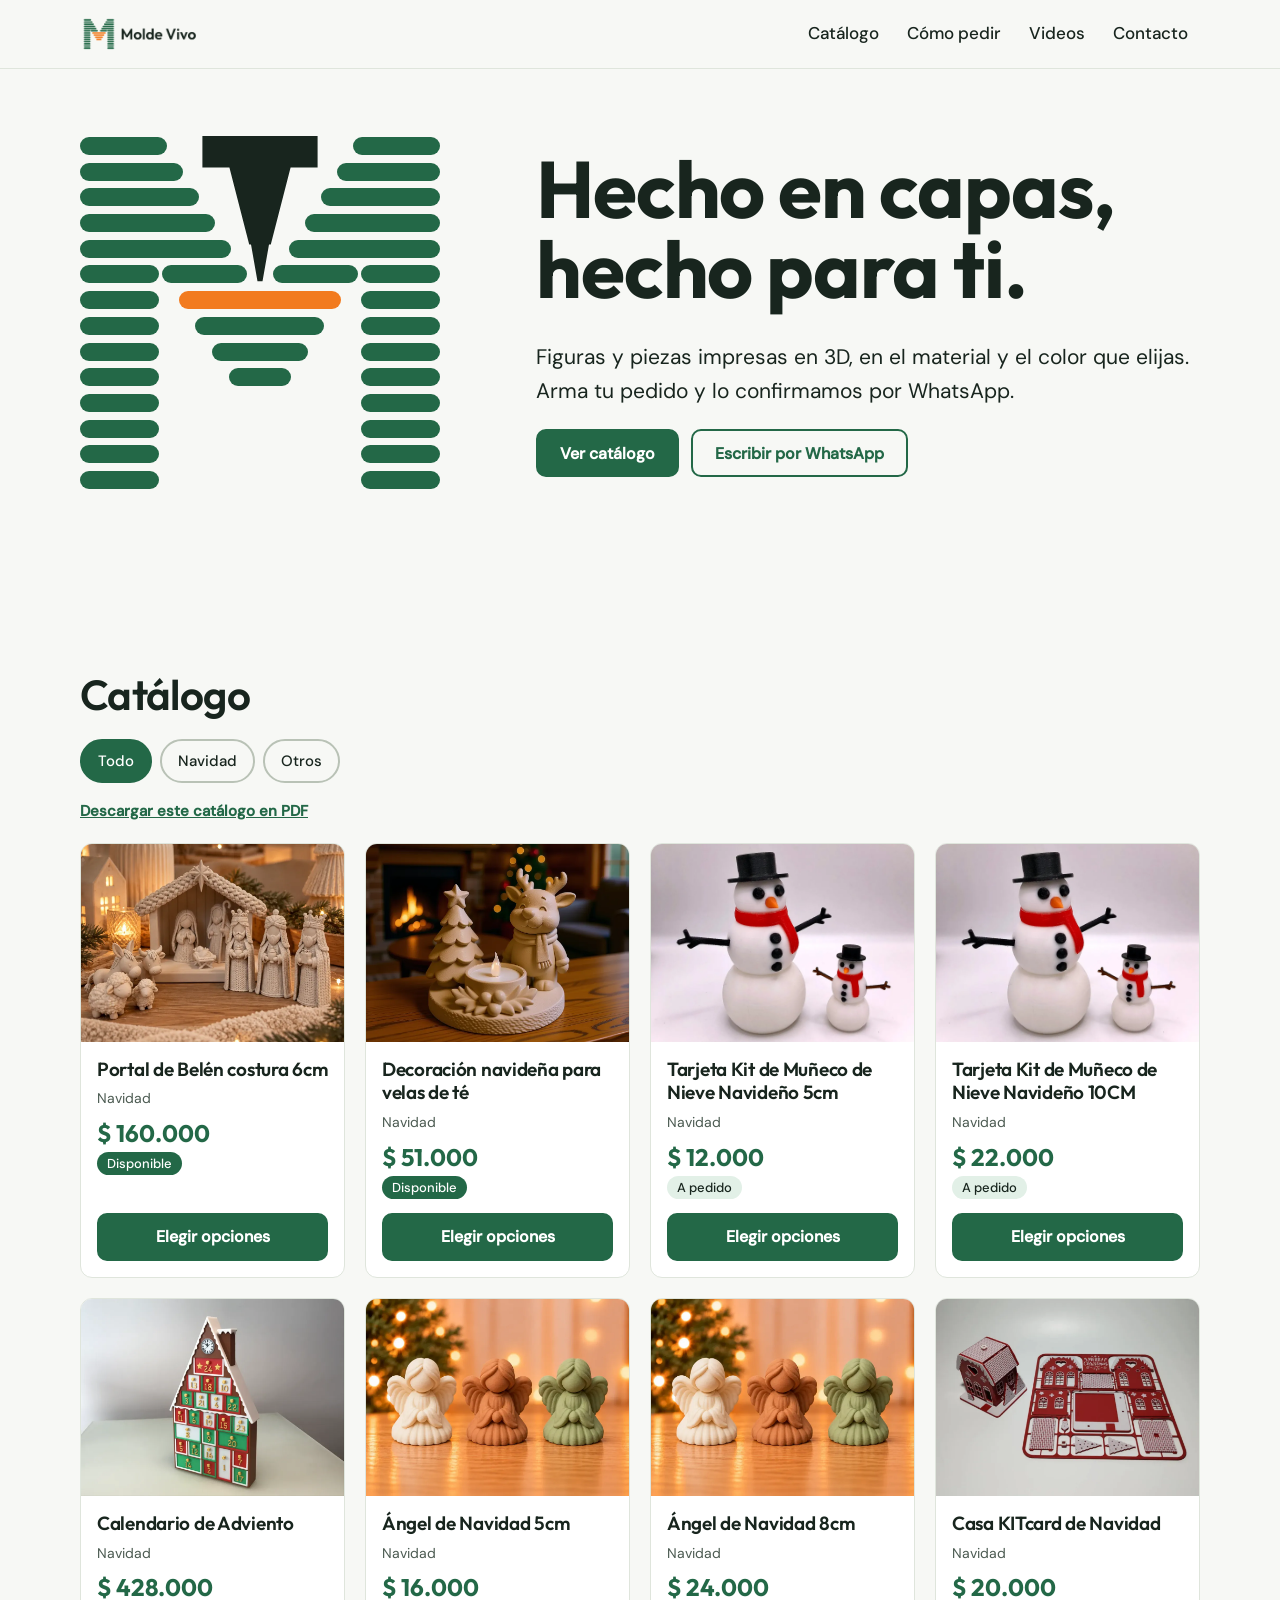
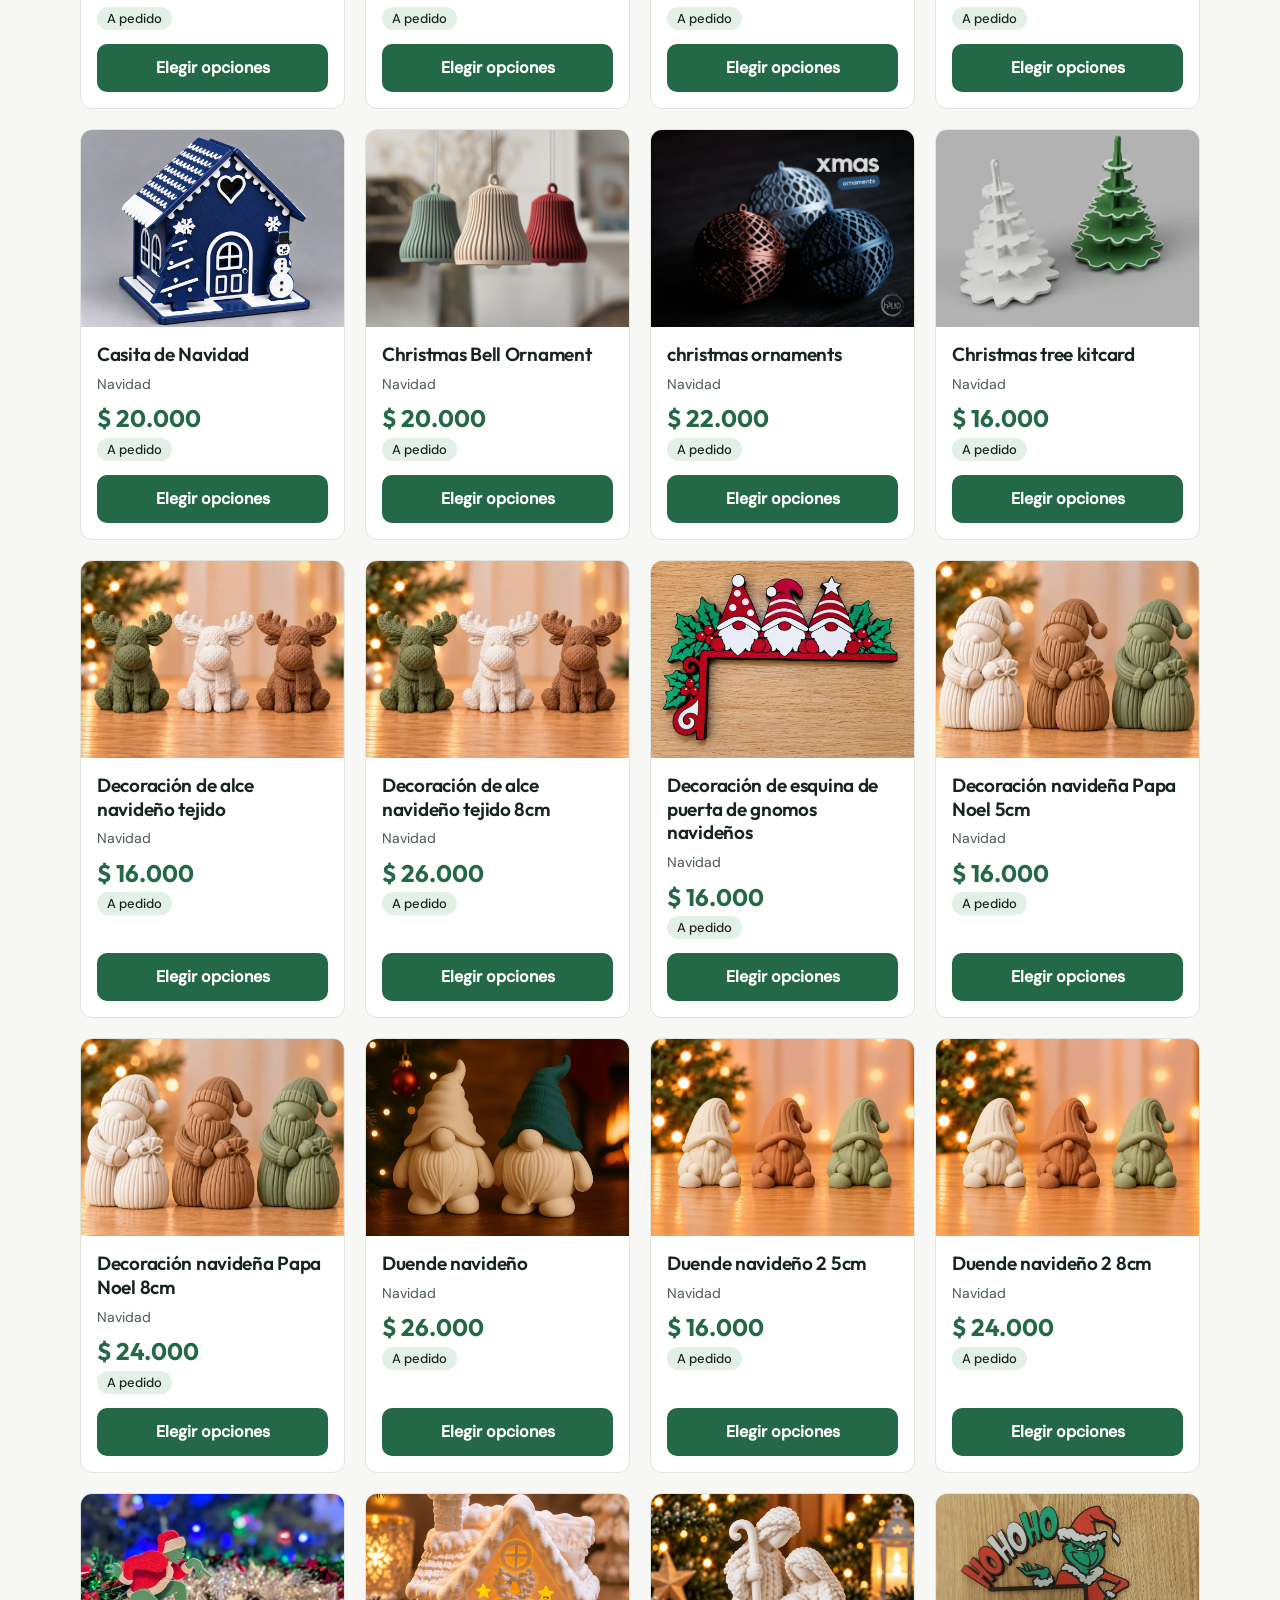
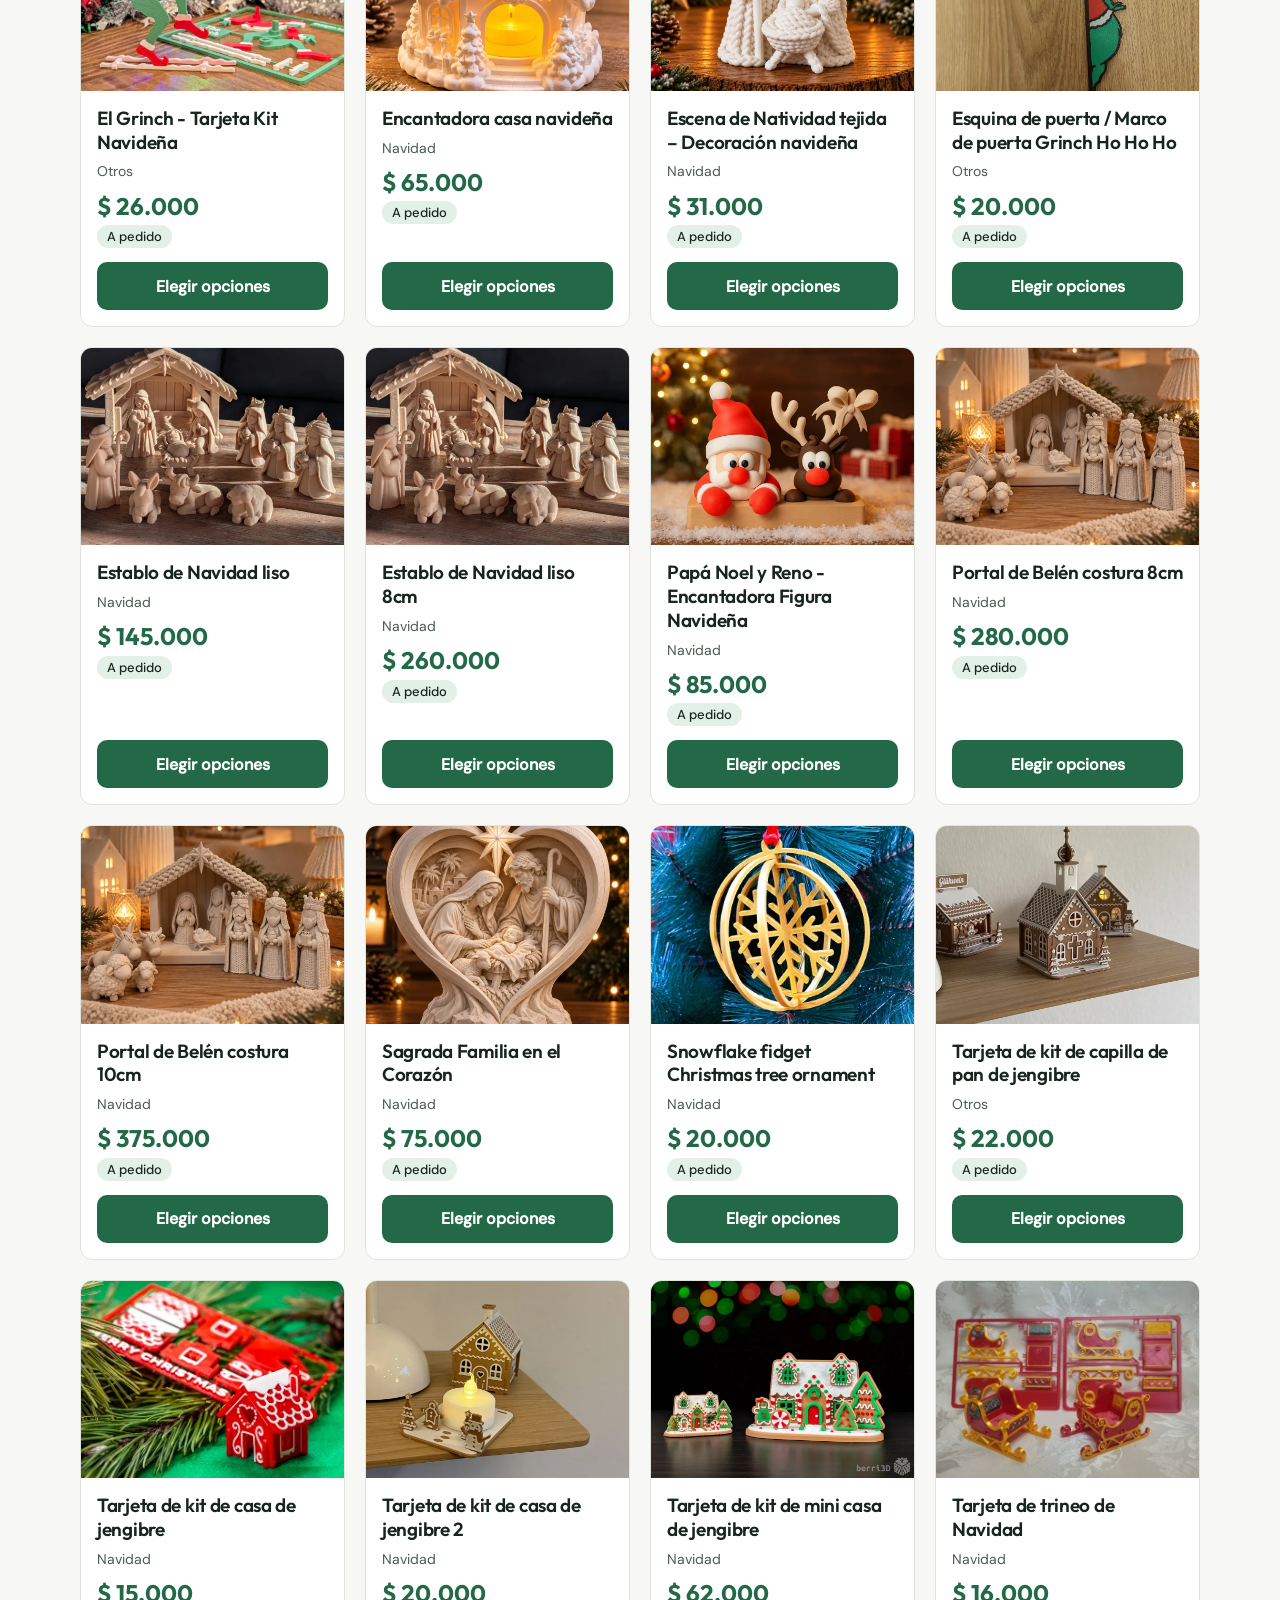
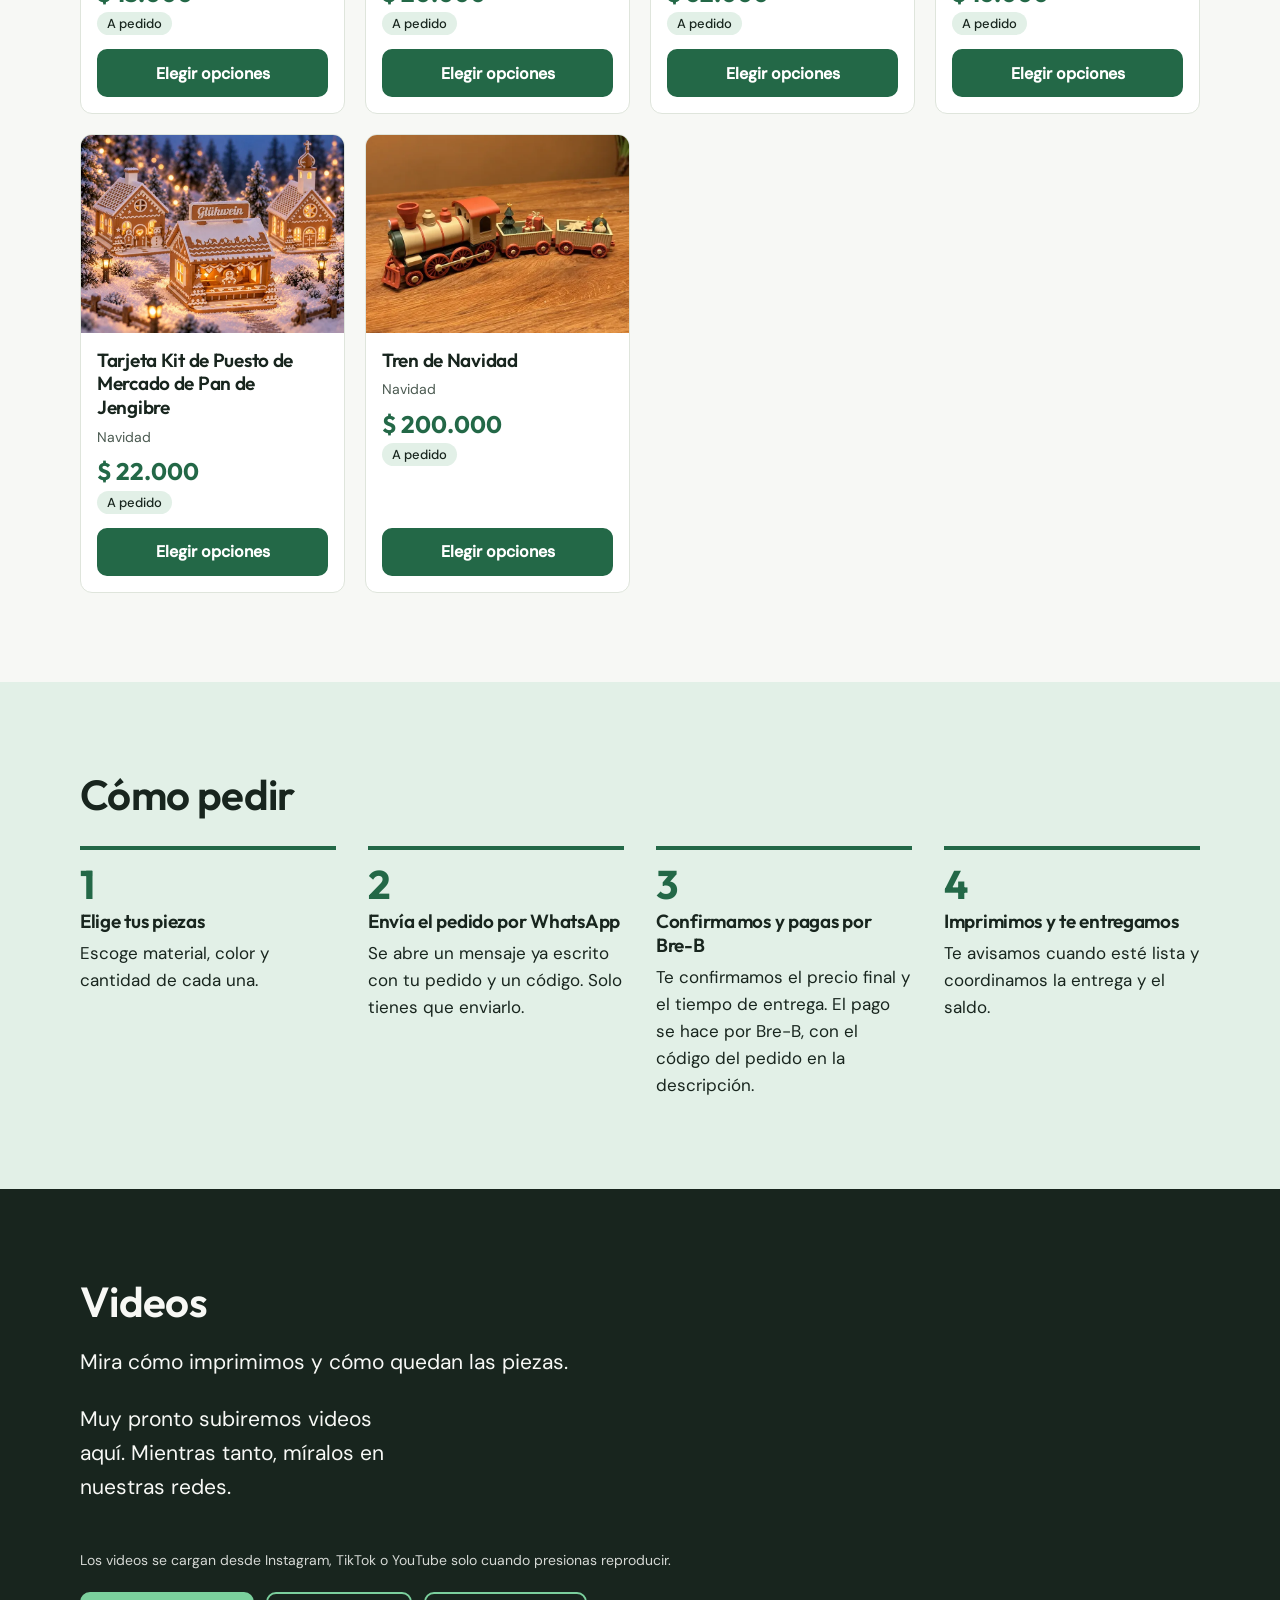
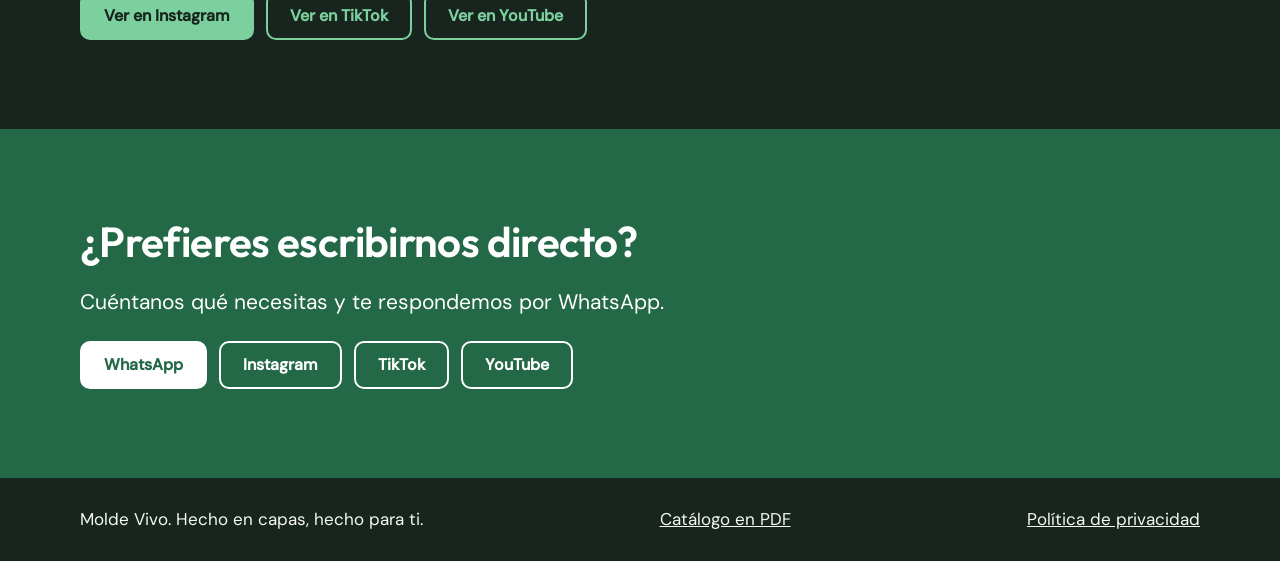
<file: public/index.html>
<!doctype html>
<html lang="es">
<head>
<meta charset="utf-8">
<meta name="viewport" content="width=device-width,initial-scale=1,viewport-fit=cover">
<title>Molde Vivo | Figuras y piezas impresas en 3D a tu medida</title>
<meta name="description" content="Figuras y piezas impresas en 3D, en el material y el color que elijas. Arma tu pedido y lo confirmamos por WhatsApp.">
<meta name="theme-color" content="#236847">
<meta name="color-scheme" content="light">
<meta property="og:type" content="website">
<meta property="og:title" content="Molde Vivo | Hecho en capas, hecho para ti.">
<meta property="og:description" content="Figuras y piezas impresas en 3D, en el material y el color que elijas.">
<meta property="og:site_name" content="Molde Vivo">
<meta property="og:locale" content="es_CO">
<meta property="og:url" content="https://moldevivo.iasns8.workers.dev/">
<meta property="og:image" content="https://moldevivo.iasns8.workers.dev/img/compartir.jpg">
<meta property="og:image:width" content="1200">
<meta property="og:image:height" content="630">
<meta property="og:image:alt" content="Molde Vivo: figuras y piezas impresas en 3D">
<meta name="twitter:card" content="summary_large_image">
<link rel="icon" type="image/png" sizes="32x32" href="img/favicon-32.png">
<link rel="apple-touch-icon" href="img/favicon-180.png">
<link rel="preload" href="fuentes/outfit-700.woff2" as="font" type="font/woff2" crossorigin>
<link rel="preload" href="fuentes/dm-sans-400.woff2" as="font" type="font/woff2" crossorigin>
<link rel="stylesheet" href="tokens.css">
<link rel="stylesheet" href="estilos.css">
</head>
<body>
<a class="saltar" href="#catalogo">Saltar al catálogo</a>

<header class="top">
  <div class="wrap top-in">
    <a class="logo" href="#inicio" aria-label="Molde Vivo, inicio"><img src="img/logo-horizontal.png" alt="Molde Vivo" width="560" height="177"></a>
    <nav aria-label="Principal">
      <a href="#catalogo">Catálogo</a>
      <a href="#como-pedir">Cómo pedir</a>
      <a href="#videos">Videos</a>
      <a href="#contacto">Contacto</a>
    </nav>
  </div>
</header>

<main id="inicio">
  <section class="band hero" aria-labelledby="h-hero">
    <div class="wrap hero-in">
      <div class="hero-marca">
        <span class="m print" data-capas="14" data-variante="boquilla" role="img" aria-label="Símbolo de Molde Vivo: una M hecha de capas, con la boquilla de una impresora 3D imprimiendo la última"><img class="m-fallback" src="img/marca-ilustrada-512.png" alt=""></span>
      </div>
      <div class="hero-txt">
        <h1 id="h-hero">Hecho en capas, hecho para ti.</h1>
        <p class="lead">Figuras y piezas impresas en 3D, en el material y el color que elijas. Arma tu pedido y lo confirmamos por WhatsApp.</p>
        <div class="acciones">
          <a class="btn" href="#catalogo">Ver catálogo</a>
          <a class="btn btn-sec" id="wa-hero" href="#contacto">Escribir por WhatsApp</a>
        </div>
      </div>
    </div>
  </section>

  <section id="catalogo" class="band" aria-labelledby="h-cat">
    <div class="wrap">
      <h2 id="h-cat">Catálogo</h2>
      <p id="aviso-ejemplo" class="aviso" hidden>Estamos preparando el catálogo. Estos son productos de ejemplo.</p>
      <div id="filtros" class="filtros" role="group" aria-label="Filtrar por categoría"></div>
      <p class="enlace-pdf"><a id="lnk-pdf" href="catalogo.html">Descargar este catálogo en PDF</a></p>
      <div id="grilla" class="grilla"><p class="estado">Cargando catálogo…</p></div>
      <noscript><p class="estado">Para ver el catálogo y armar tu pedido necesitas activar JavaScript en tu navegador.</p></noscript>
    </div>
  </section>

  <section id="como-pedir" class="band menta" aria-labelledby="h-como">
    <div class="wrap">
      <h2 id="h-como">Cómo pedir</h2>
      <ol class="pasos">
        <li><h3>Elige tus piezas</h3><p>Escoge material, color y cantidad de cada una.</p></li>
        <li><h3>Envía el pedido por WhatsApp</h3><p>Se abre un mensaje ya escrito con tu pedido y un código. Solo tienes que enviarlo.</p></li>
        <li><h3>Confirmamos y pagas por Bre-B</h3><p>Te confirmamos el precio final y el tiempo de entrega. El pago se hace por Bre-B, con el código del pedido en la descripción.</p></li>
        <li><h3>Imprimimos y te entregamos</h3><p>Te avisamos cuando esté lista y coordinamos la entrega y el saldo.</p></li>
      </ol>
    </div>
  </section>

  <section id="videos" class="band dark" aria-labelledby="h-vid">
    <div class="wrap">
      <h2 id="h-vid">Videos</h2>
      <p class="lead">Mira cómo imprimimos y cómo quedan las piezas.</p>
      <div id="lista-videos" class="videos"></div>
      <p class="nota">Los videos se cargan desde Instagram, TikTok o YouTube solo cuando presionas reproducir.</p>
      <div class="acciones">
        <a class="btn" id="vid-ig" href="#contacto" target="_blank" rel="noopener noreferrer" hidden>Instagram</a>
        <a class="btn btn-sec" id="vid-tt" href="#contacto" target="_blank" rel="noopener noreferrer" hidden>TikTok</a>
        <a class="btn btn-sec" id="vid-yt" href="#contacto" target="_blank" rel="noopener noreferrer" hidden>YouTube</a>
      </div>
    </div>
  </section>

  <section id="contacto" class="band green" aria-labelledby="h-con">
    <div class="wrap">
      <h2 id="h-con">¿Prefieres escribirnos directo?</h2>
      <p class="lead">Cuéntanos qué necesitas y te respondemos por WhatsApp.</p>
      <div class="acciones">
        <a class="btn" id="con-wa" href="#contacto" target="_blank" rel="noopener noreferrer">WhatsApp</a>
        <a class="btn btn-sec" id="con-ig" href="#contacto" target="_blank" rel="noopener noreferrer" hidden>Instagram</a>
        <a class="btn btn-sec" id="con-tt" href="#contacto" target="_blank" rel="noopener noreferrer" hidden>TikTok</a>
        <a class="btn btn-sec" id="con-yt" href="#contacto" target="_blank" rel="noopener noreferrer" hidden>YouTube</a>
      </div>
    </div>
  </section>
</main>

<footer class="pie">
  <div class="wrap pie-in">
    <p>Molde Vivo. Hecho en capas, hecho para ti.</p>
    <p><a href="catalogo.html">Catálogo en PDF</a></p>
    <p><a href="privacidad.html">Política de privacidad</a></p>
  </div>
</footer>

<dialog id="dlg-producto" aria-labelledby="dp-titulo"><div class="dlg-in" id="dp-cuerpo"></div></dialog>
<dialog id="dlg-pedido" aria-labelledby="dpe-titulo"><div class="dlg-in" id="dpe-cuerpo"></div></dialog>
<button id="fab" class="fab" type="button" hidden>Mi pedido <span id="fab-n" class="fab-n">0</span></button>
<div id="estado" class="solo-lectores" role="status" aria-live="polite"></div>

<script src="js/marca.js"></script>
<script src="js/tienda.js"></script>
</body>
</html>
</file>
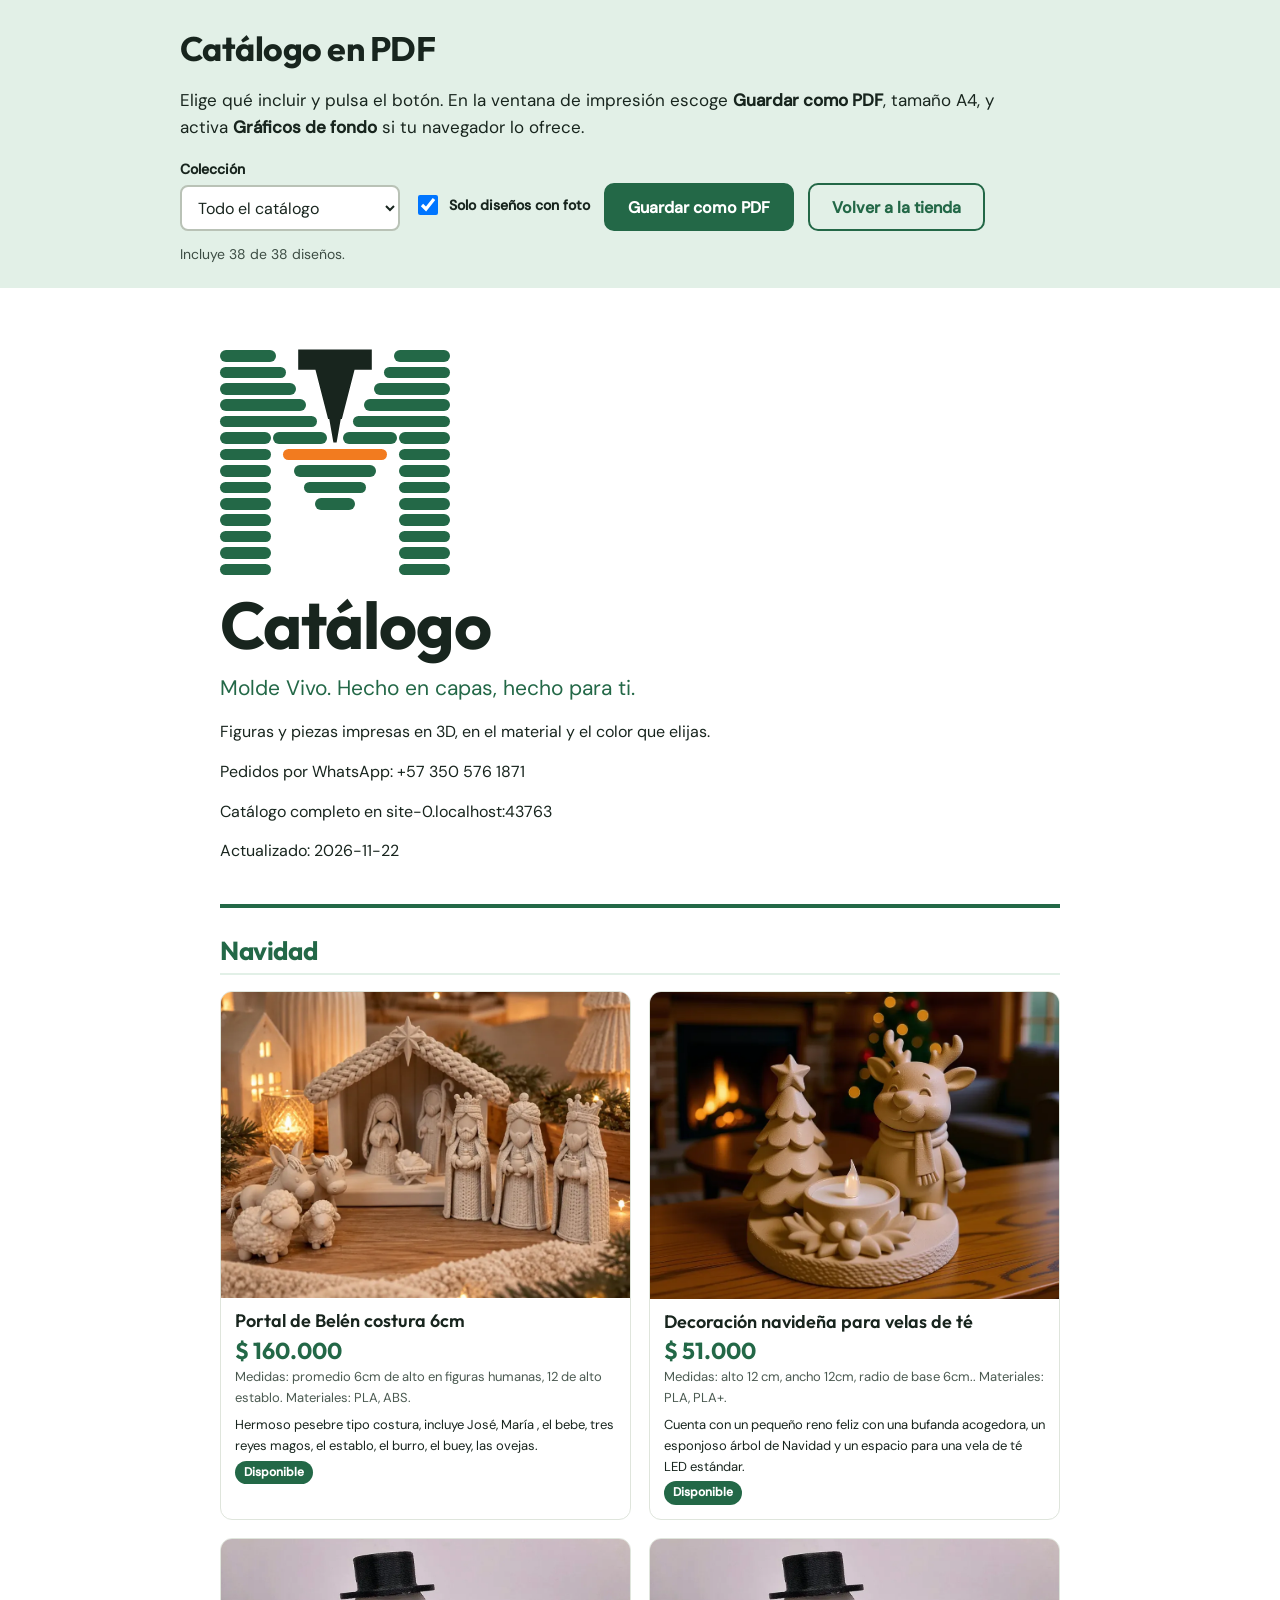
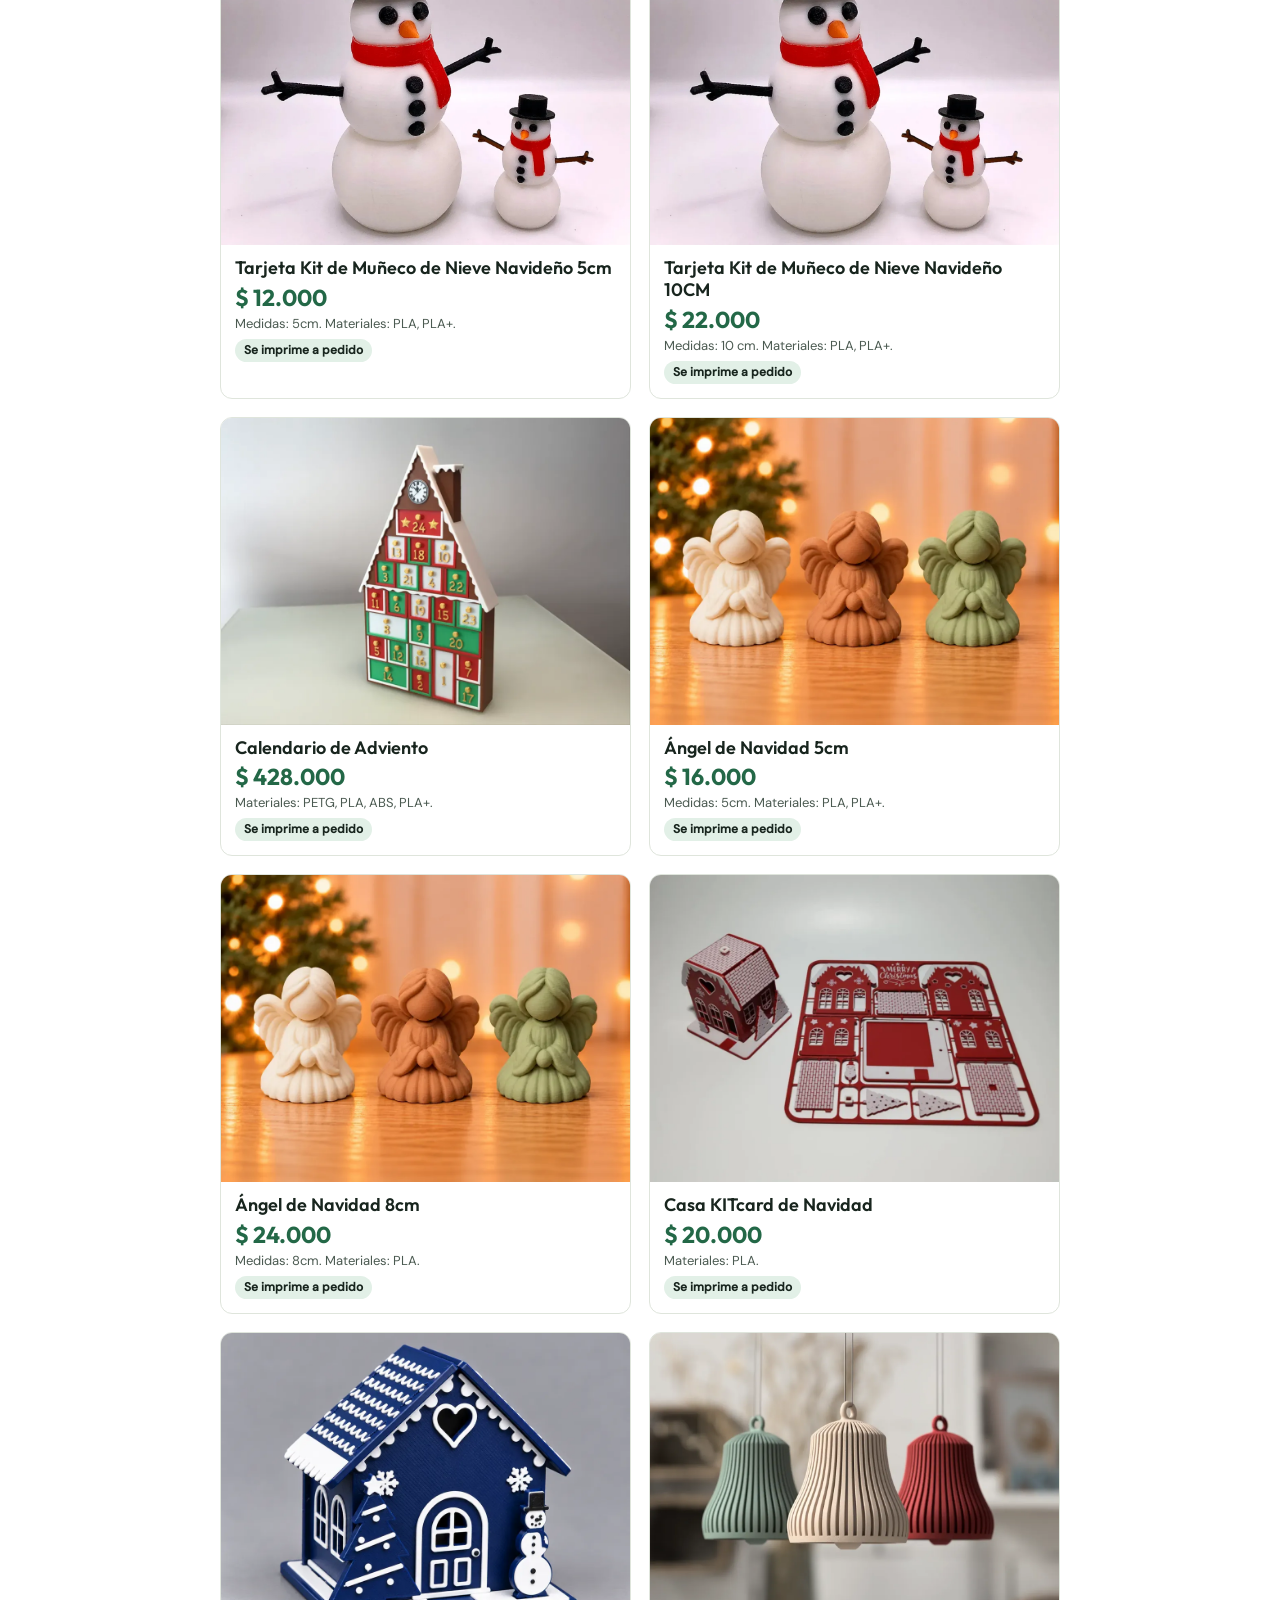
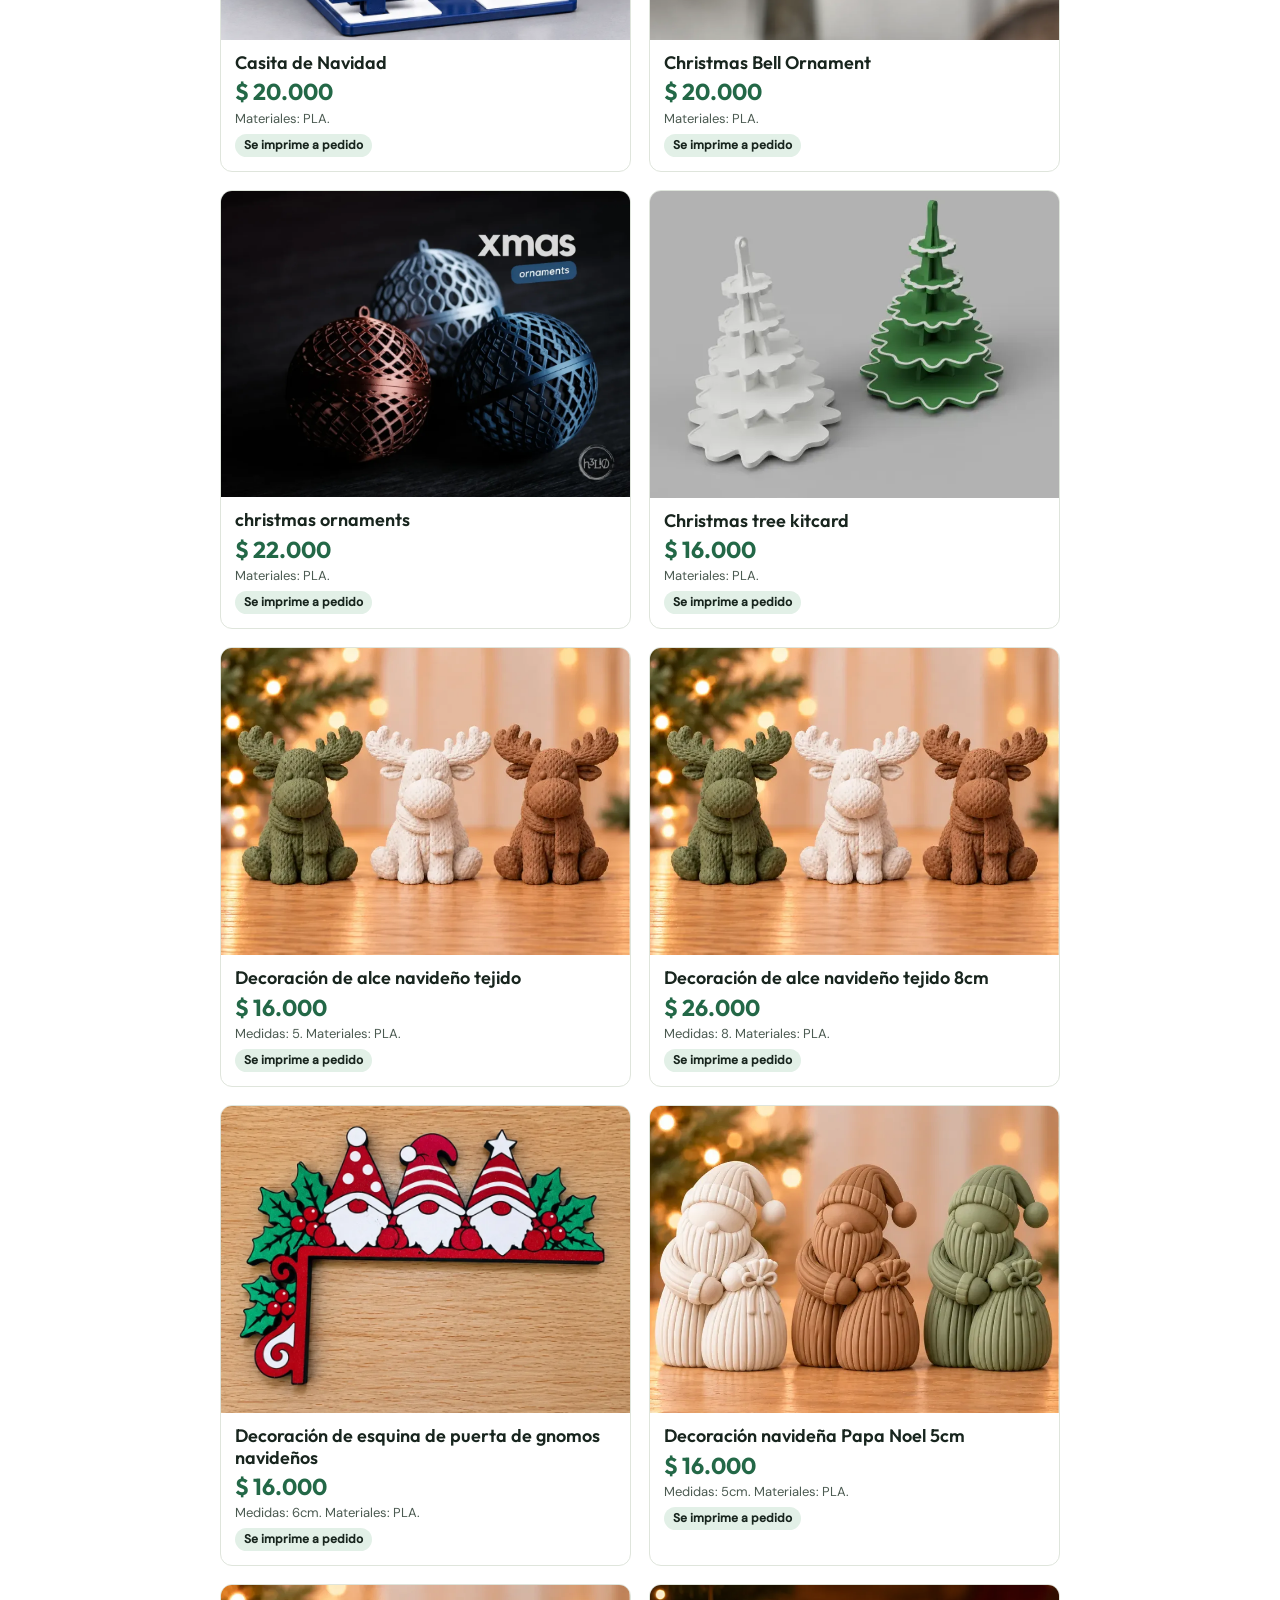
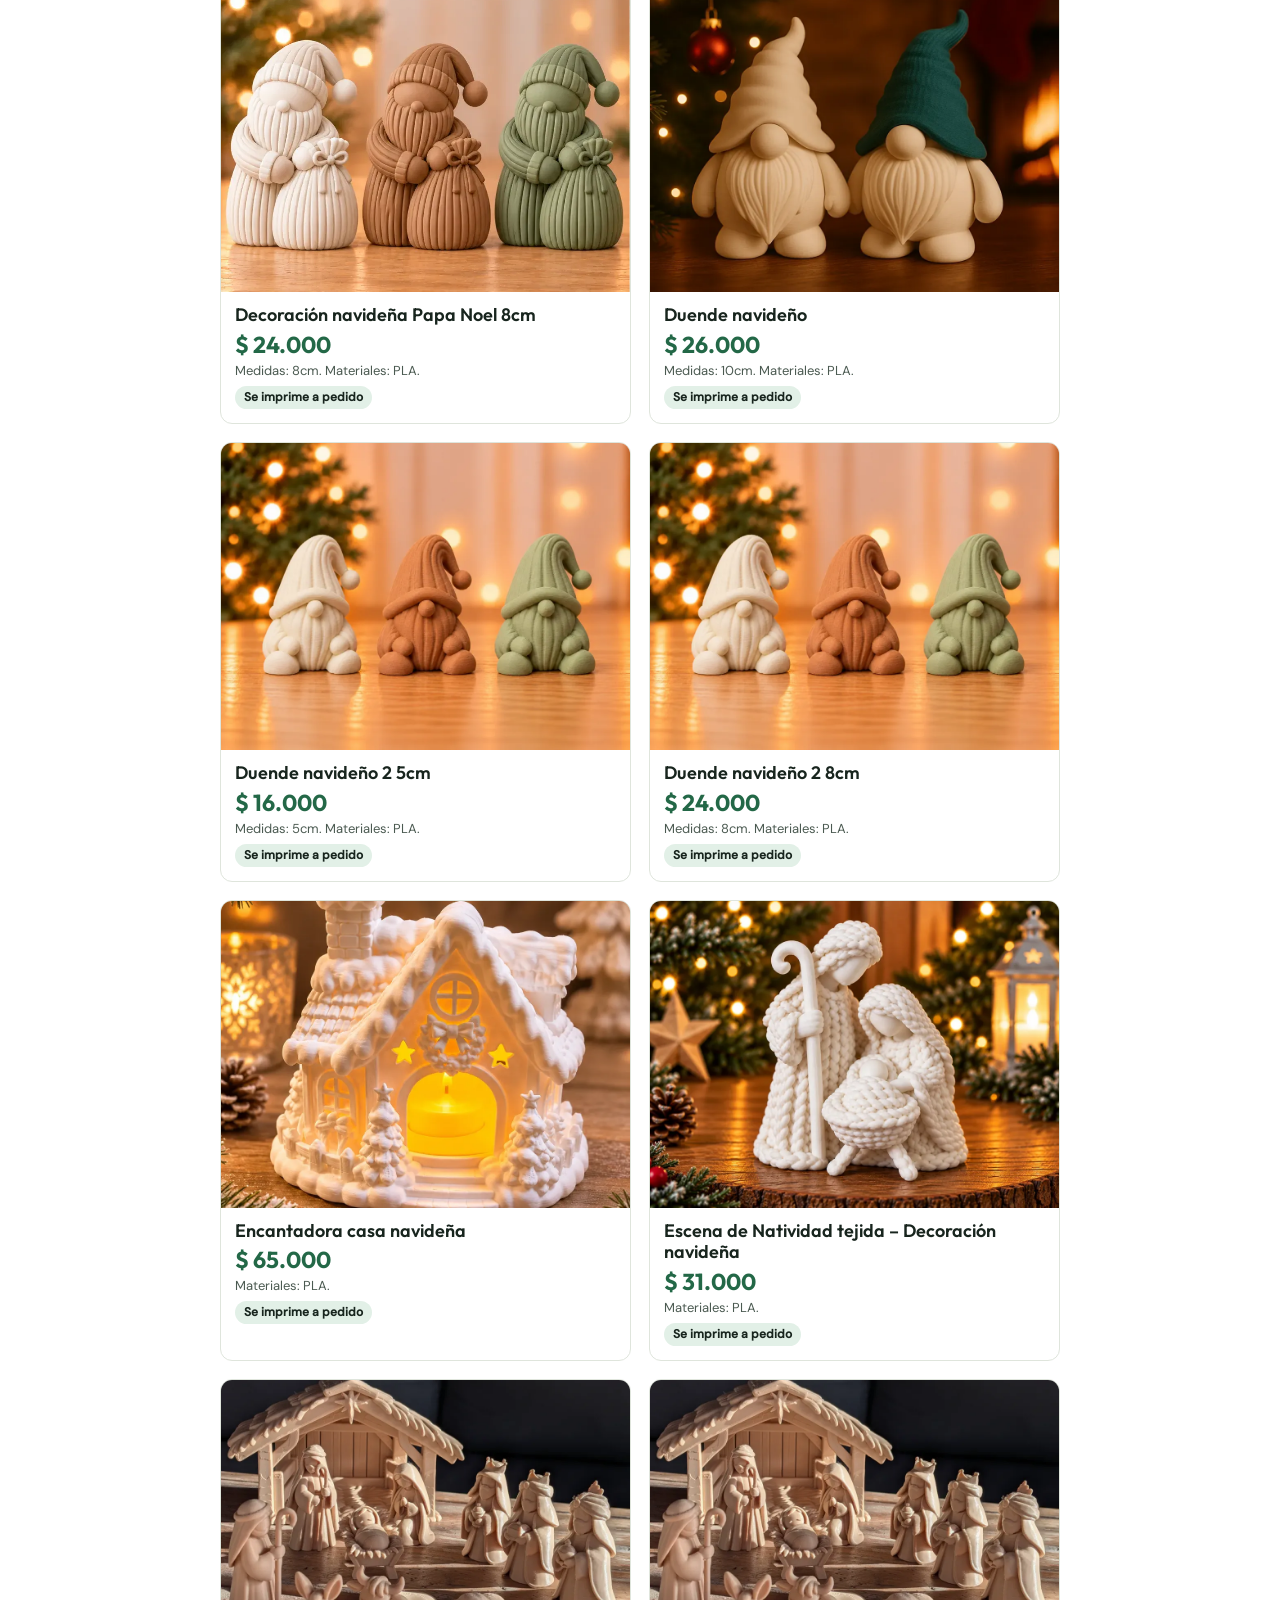
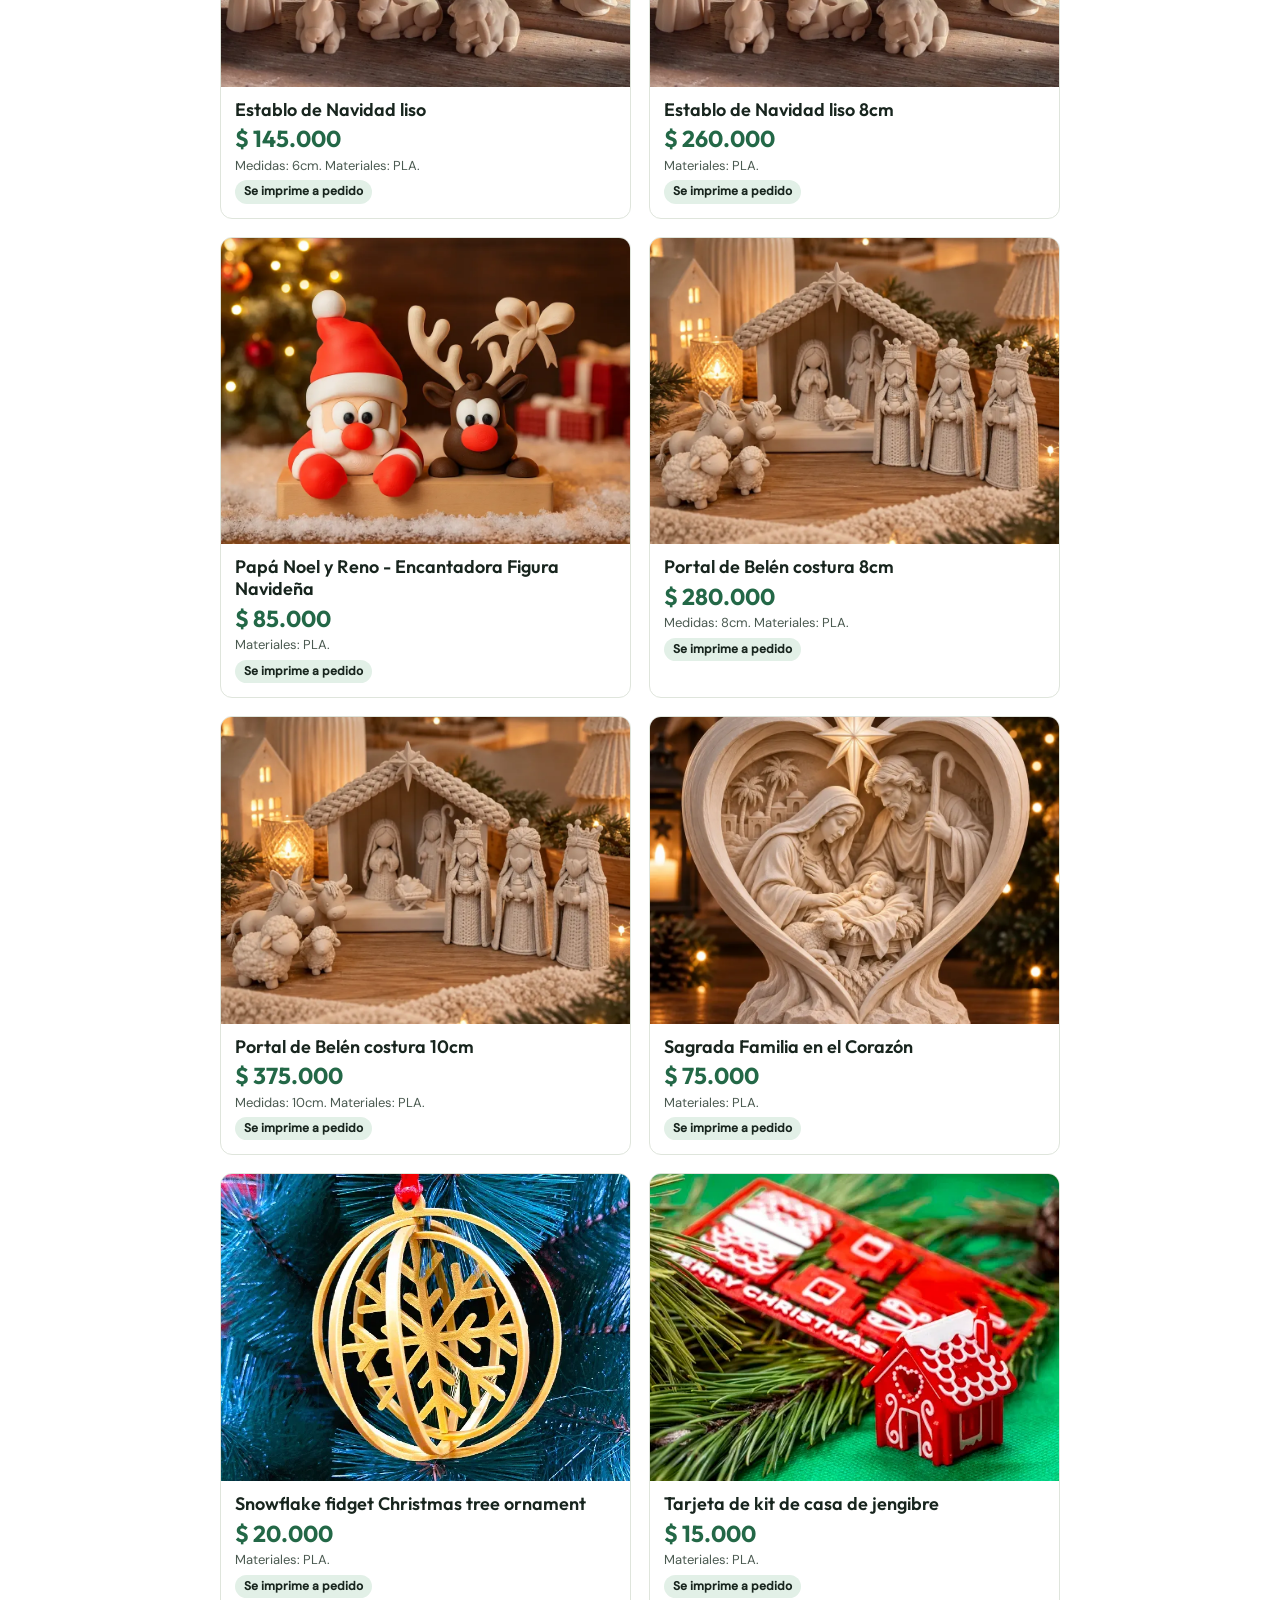
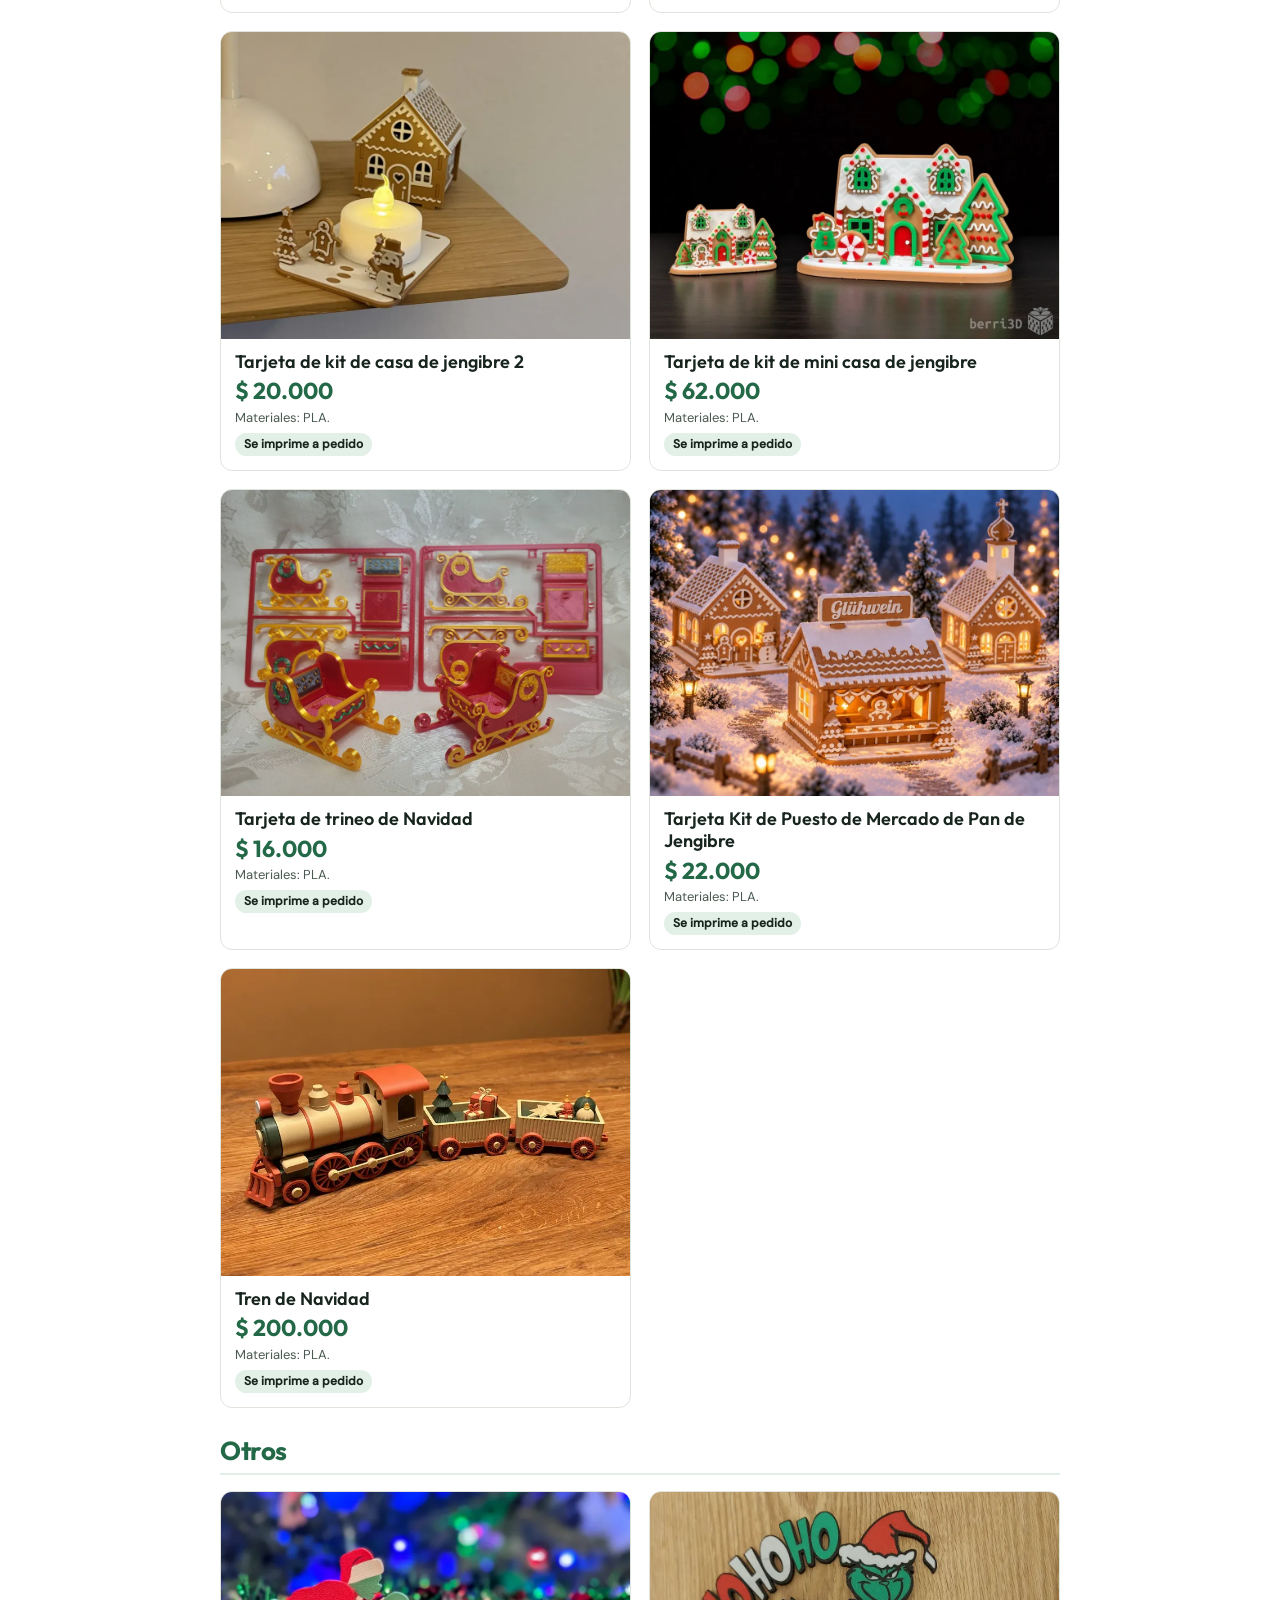
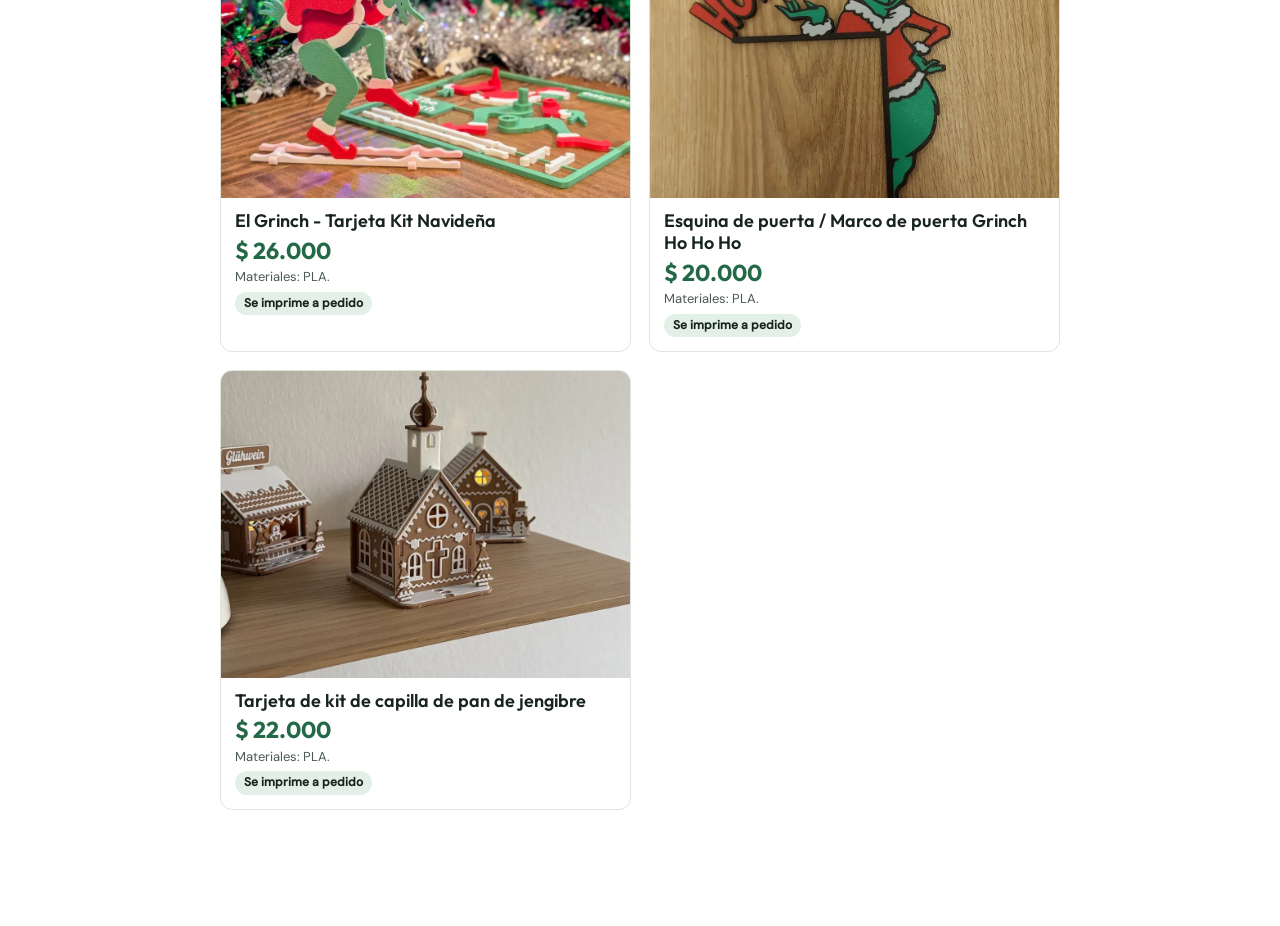
<file: public/catalogo.html>
<!doctype html>
<html lang="es">
<head>
<meta charset="utf-8">
<meta name="viewport" content="width=device-width,initial-scale=1">
<title>Catálogo en PDF | Molde Vivo</title>
<meta name="robots" content="noindex">
<meta name="theme-color" content="#236847">
<link rel="icon" type="image/png" sizes="32x32" href="img/favicon-32.png">
<link rel="stylesheet" href="tokens.css">
<link rel="stylesheet" href="estilos.css">
<link rel="stylesheet" href="catalogo.css">
</head>
<body class="cat-pdf">
<section class="controles">
  <div class="controles-in">
    <h1>Catálogo en PDF</h1>
    <p>Elige qué incluir y pulsa el botón. En la ventana de impresión escoge <b>Guardar como PDF</b>, tamaño A4, y activa <b>Gráficos de fondo</b> si tu navegador lo ofrece.</p>
    <div class="ctl-fila">
      <label>Colección<select id="sel-cat"></select></label>
      <label class="marca"><input type="checkbox" id="solo-fotos" checked><span>Solo diseños con foto</span></label>
      <button class="btn" id="imprimir" type="button">Guardar como PDF</button>
      <a class="btn btn-sec" href="index.html">Volver a la tienda</a>
    </div>
    <p class="ctl-info" id="info" role="status" aria-live="polite"></p>
  </div>
</section>
<main class="pdf-doc" id="doc"><p class="estado">Cargando catálogo…</p></main>
<div class="pie-pdf" id="pie"></div>
<script src="js/marca.js"></script>
<script src="js/catalogo.js"></script>
</body>
</html>
</file>
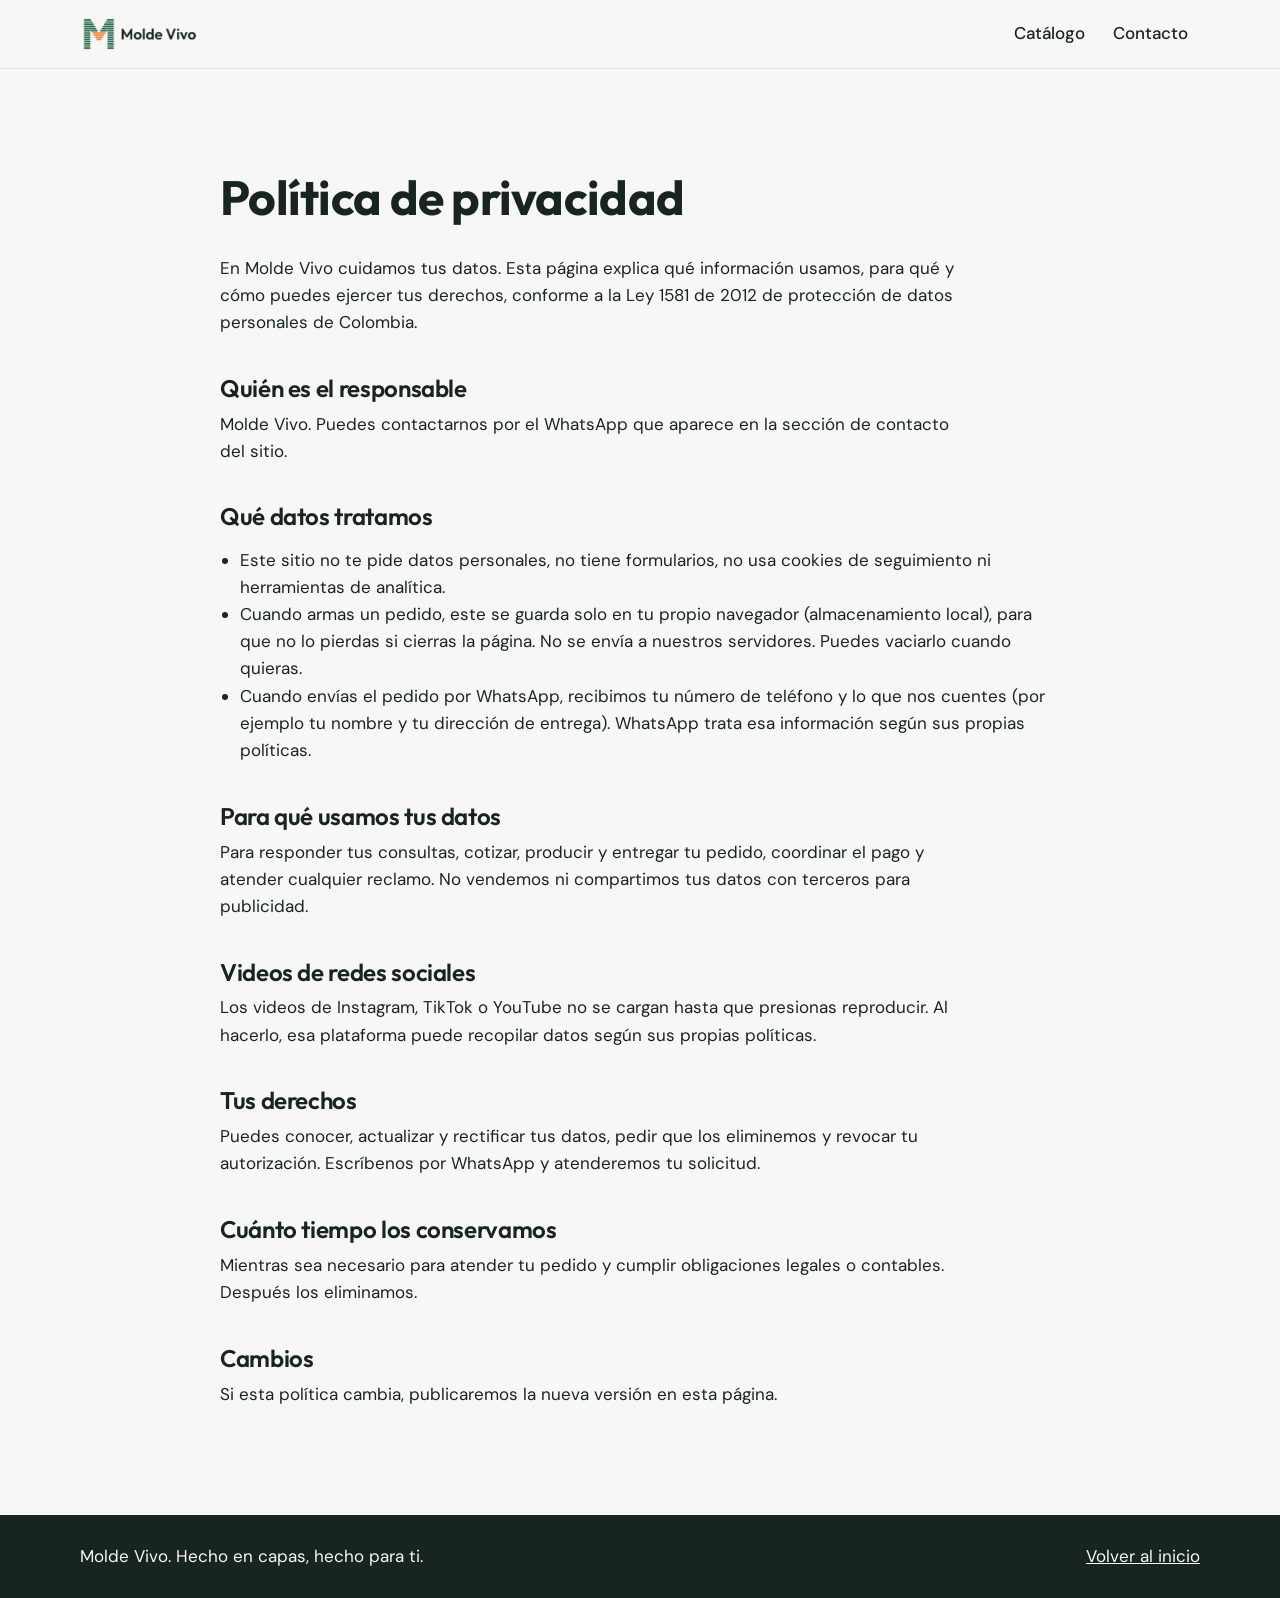
<file: public/privacidad.html>
<!doctype html>
<html lang="es">
<head>
<meta charset="utf-8">
<meta name="viewport" content="width=device-width,initial-scale=1,viewport-fit=cover">
<title>Política de privacidad | Molde Vivo</title>
<meta name="robots" content="noindex">
<meta name="theme-color" content="#236847">
<link rel="icon" type="image/png" sizes="32x32" href="img/favicon-32.png">
<link rel="stylesheet" href="tokens.css">
<link rel="stylesheet" href="estilos.css">
</head>
<body>
<header class="top"><div class="wrap top-in">
  <a class="logo" href="index.html" aria-label="Molde Vivo, inicio"><img src="img/logo-horizontal.png" alt="Molde Vivo" width="560" height="177"></a>
  <nav aria-label="Principal"><a href="index.html#catalogo">Catálogo</a><a href="index.html#contacto">Contacto</a></nav>
</div></header>
<main class="band"><article class="prosa">
<h1>Política de privacidad</h1>
<p>En Molde Vivo cuidamos tus datos. Esta página explica qué información usamos, para qué y cómo puedes ejercer tus derechos, conforme a la Ley 1581 de 2012 de protección de datos personales de Colombia.</p>

<h2>Quién es el responsable</h2>
<p>Molde Vivo. Puedes contactarnos por el WhatsApp que aparece en la sección de contacto del sitio.</p>

<h2>Qué datos tratamos</h2>
<ul>
<li>Este sitio no te pide datos personales, no tiene formularios, no usa cookies de seguimiento ni herramientas de analítica.</li>
<li>Cuando armas un pedido, este se guarda solo en tu propio navegador (almacenamiento local), para que no lo pierdas si cierras la página. No se envía a nuestros servidores. Puedes vaciarlo cuando quieras.</li>
<li>Cuando envías el pedido por WhatsApp, recibimos tu número de teléfono y lo que nos cuentes (por ejemplo tu nombre y tu dirección de entrega). WhatsApp trata esa información según sus propias políticas.</li>
</ul>

<h2>Para qué usamos tus datos</h2>
<p>Para responder tus consultas, cotizar, producir y entregar tu pedido, coordinar el pago y atender cualquier reclamo. No vendemos ni compartimos tus datos con terceros para publicidad.</p>

<h2>Videos de redes sociales</h2>
<p>Los videos de Instagram, TikTok o YouTube no se cargan hasta que presionas reproducir. Al hacerlo, esa plataforma puede recopilar datos según sus propias políticas.</p>

<h2>Tus derechos</h2>
<p>Puedes conocer, actualizar y rectificar tus datos, pedir que los eliminemos y revocar tu autorización. Escríbenos por WhatsApp y atenderemos tu solicitud.</p>

<h2>Cuánto tiempo los conservamos</h2>
<p>Mientras sea necesario para atender tu pedido y cumplir obligaciones legales o contables. Después los eliminamos.</p>

<h2>Cambios</h2>
<p>Si esta política cambia, publicaremos la nueva versión en esta página.</p>
</article></main>
<footer class="pie"><div class="wrap pie-in"><p>Molde Vivo. Hecho en capas, hecho para ti.</p><p><a href="index.html">Volver al inicio</a></p></div></footer>
</body>
</html>
</file>
<file: public/tokens.css>
:root{
  --verde:#236847;      /* principal: botones, símbolo, titulares de marca */
  --bosque:#18251e;     /* texto y fondos oscuros */
  --hueso:#f7f8f5;      /* fondo de páginas y papelería */
  --menta:#e2f0e7;      /* fondos suaves y resaltados */
  --verde-claro:#7bd09d; /* verde sobre fondo oscuro */
  --naranja:#F27B1F;     /* solo acentos: la última capa, un precio, un botón secundario */
  --fuente-titulos:'Outfit',system-ui,sans-serif;
  --fuente-texto:'DM Sans',system-ui,sans-serif;
  --radio:12px;
}
@font-face{font-family:'Outfit';font-weight:600;font-display:swap;src:url(fuentes/outfit-600.woff2) format('woff2')}
@font-face{font-family:'Outfit';font-weight:700;font-display:swap;src:url(fuentes/outfit-700.woff2) format('woff2')}
@font-face{font-family:'DM Sans';font-weight:400;font-display:swap;src:url(fuentes/dm-sans-400.woff2) format('woff2')}
@font-face{font-family:'DM Sans';font-weight:500;font-display:swap;src:url(fuentes/dm-sans-500.woff2) format('woff2')}
</file>
<file: public/estilos.css>
*{box-sizing:border-box}
html{scroll-behavior:smooth;scroll-padding-top:84px;-webkit-text-size-adjust:100%}
body{margin:0;background:var(--hueso);color:var(--bosque);font:400 17px/1.6 var(--fuente-texto);--foco:var(--bosque)}
h1,h2,h3{font-family:var(--fuente-titulos);margin:0;letter-spacing:-.015em}
h2{font-weight:600;font-size:clamp(28px,4vw,42px);line-height:1.1;margin-bottom:.5em}
h3{font-weight:600;font-size:19px;line-height:1.25}
p{margin:0 0 1em;max-width:62ch}
a{color:inherit}
[hidden]{display:none!important}
:focus-visible{outline:3px solid var(--foco);outline-offset:3px;border-radius:4px}
.dark,.green{--foco:var(--verde-claro)}.green{--foco:#fff}
.wrap{max-width:1120px;margin:0 auto}
.band{padding:clamp(44px,7vw,96px) clamp(18px,5vw,64px)}
.menta{background:var(--menta)}.dark{background:var(--bosque);color:var(--hueso)}.green{background:var(--verde);color:#fff}
.lead{font-size:clamp(18px,2.2vw,21px);max-width:54ch}
.solo-lectores{position:absolute;width:1px;height:1px;overflow:hidden;clip:rect(0 0 0 0);white-space:nowrap}
.saltar{position:absolute;left:12px;top:-60px;background:var(--bosque);color:#fff;padding:10px 14px;border-radius:8px;z-index:50}
.saltar:focus{top:12px}

/* botones */
.btn{display:inline-flex;align-items:center;justify-content:center;min-height:48px;padding:0 22px;border-radius:10px;border:2px solid var(--verde);background:var(--verde);color:#fff;font:600 16px var(--fuente-texto);text-decoration:none;cursor:pointer;text-align:center}
.btn:hover{filter:brightness(.93)}
.btn-sec{background:transparent;color:var(--verde)}
.dark .btn{background:var(--verde-claro);border-color:var(--verde-claro);color:var(--bosque)}
.dark .btn-sec{background:transparent;color:var(--verde-claro)}
.green .btn{background:#fff;border-color:#fff;color:var(--verde)}
.green .btn-sec{background:transparent;color:#fff}
.btn-ghost{background:transparent;border-color:#b9c2b6;color:var(--bosque)}
.acciones{display:flex;flex-wrap:wrap;gap:12px;margin-top:20px}

/* cabecera */
.top{position:sticky;top:0;z-index:20;background:rgba(247,248,245,.95);backdrop-filter:blur(8px);border-bottom:1px solid #dfe5dc;padding:0 clamp(18px,5vw,64px)}
.top-in{display:flex;align-items:center;justify-content:space-between;gap:16px;min-height:68px}
.logo img{display:block;height:38px;width:auto}
.top nav{display:flex;gap:4px;overflow-x:auto;scrollbar-width:none}
.top nav::-webkit-scrollbar{display:none}
.top nav a{padding:10px 12px;text-decoration:none;font-weight:500;white-space:nowrap;border-radius:8px}
.top nav a:hover{background:var(--menta)}
@media (max-width:640px){.top-in{flex-direction:column;align-items:flex-start;gap:0;padding-top:8px}.top nav{width:100%}}

/* símbolo */
.m{position:relative;display:block;aspect-ratio:1/1;width:var(--w,120px);--c:var(--verde);--a:var(--naranja);--n:var(--bosque)}
.m i{position:absolute;display:block;border-radius:999px;background:var(--c)}
.m i.acento{background:var(--a)}
.m i.boq{left:0;top:0;width:100%;height:100%;border-radius:0;background:var(--n)}
.m-fallback{width:100%;height:100%;display:block}
.print i{transform-origin:left center;animation:print .55s cubic-bezier(.2,.7,.2,1) both;animation-delay:calc(var(--i)*70ms + .2s)}
@keyframes print{from{transform:scaleX(0);opacity:0}to{transform:scaleX(1);opacity:1}}
.print i.boq{transform-origin:center top;animation:boq .5s ease-out both;animation-delay:calc(var(--i)*70ms + .2s)}
@keyframes boq{from{transform:translateY(-12%);opacity:0}to{transform:none;opacity:1}}
@media (prefers-reduced-motion:reduce){.print i{animation:none}html{scroll-behavior:auto}}

/* portada */
.hero{padding-top:clamp(28px,5vw,72px)}
.hero-in{display:grid;grid-template-columns:minmax(0,.8fr) minmax(0,1.4fr);gap:clamp(24px,6vw,80px);align-items:center}
.hero-marca .m{--w:min(100%,360px)}
.hero h1{font-weight:700;font-size:clamp(38px,7vw,80px);line-height:1;margin-bottom:.4em}
@media (max-width:760px){.hero-in{grid-template-columns:1fr}.hero-marca .m{--w:150px}}

/* catálogo */
.aviso{background:#fff;border-left:4px solid var(--naranja);padding:10px 14px;border-radius:4px;max-width:none}
.filtros{display:flex;flex-wrap:wrap;gap:8px;margin:18px 0 24px}
.chip{min-height:44px;padding:0 16px;border-radius:999px;border:2px solid #b9c2b6;background:transparent;color:var(--bosque);font:500 15px var(--fuente-texto);cursor:pointer}
.chip[aria-pressed="true"]{background:var(--verde);border-color:var(--verde);color:#fff}
.grilla{display:grid;grid-template-columns:repeat(auto-fill,minmax(240px,1fr));gap:20px}
.estado{color:#4b5a51}
.tarjeta{background:#fff;border:1px solid #dfe5dc;border-radius:var(--radio);overflow:hidden;display:flex;flex-direction:column}
.media{position:relative;aspect-ratio:4/3;display:grid;place-items:center;background:repeating-linear-gradient(0deg,var(--menta) 0 9px,#f3f8f4 9px 13px)}
.media img{width:100%;height:100%;object-fit:cover;display:block}
.media .m{--w:34%}
.tarjeta-in{padding:16px;display:flex;flex-direction:column;gap:6px;flex:1}
.tarjeta .cat{font-size:14px;color:#4b5a51;margin:0}
.tarjeta .precio{font:700 24px/1.1 var(--fuente-titulos);color:var(--verde);margin:4px 0 0}
.etiqueta{align-self:flex-start;font:500 13px var(--fuente-texto);padding:3px 10px;border-radius:999px;background:var(--menta);color:var(--bosque)}
.etiqueta.ok{background:var(--verde);color:#fff}
.tarjeta .btn{margin-top:auto;width:100%}
.tarjeta .etiqueta{margin-bottom:8px}

/* pasos */
.pasos{list-style:none;counter-reset:paso;padding:0;margin:28px 0 0;display:grid;grid-template-columns:repeat(auto-fit,minmax(230px,1fr));gap:28px 32px}
.pasos li{counter-increment:paso;border-top:4px solid var(--verde);padding-top:14px}
.pasos li::before{content:counter(paso);display:block;font:700 40px/1 var(--fuente-titulos);color:var(--verde);margin-bottom:6px}
.pasos p{margin:6px 0 0}

/* videos */
.videos{display:grid;grid-template-columns:repeat(auto-fill,minmax(240px,320px));gap:20px;margin:24px 0}
.video{aspect-ratio:9/16;border-radius:var(--radio);overflow:hidden;background:#0f1a14}
.video iframe{width:100%;height:100%;border:0;display:block;background:#fff}
.fachada{width:100%;height:100%;border:0;cursor:pointer;color:var(--hueso);font:600 18px var(--fuente-titulos);display:flex;flex-direction:column;align-items:center;justify-content:center;gap:10px;padding:16px;text-align:center;background:repeating-linear-gradient(0deg,#1f3328 0 9px,#18251e 9px 13px)}
.fachada .play{display:grid;place-items:center;width:64px;height:64px;border-radius:50%;background:var(--naranja);color:var(--bosque);font-size:26px;padding-left:4px}
.fachada small{font:400 14px var(--fuente-texto);opacity:.85}
.nota{font-size:14px;opacity:.85;max-width:none}

/* pie */
.pie{background:var(--bosque);color:var(--hueso);padding:28px clamp(18px,5vw,64px);--foco:var(--verde-claro)}
.pie-in{display:flex;flex-wrap:wrap;justify-content:space-between;gap:8px 24px}
.pie p{margin:0}

/* diálogos y formularios */
dialog{border:0;border-radius:var(--radio);padding:0;width:min(520px,calc(100% - 24px));max-height:calc(100dvh - 24px);background:#fff;color:var(--bosque)}
dialog::backdrop{background:rgba(24,37,30,.6)}
.dlg-in{padding:22px;display:grid;gap:14px}
.dlg-in h3{font-size:24px}
.dlg-in .precio{font:700 24px/1.1 var(--fuente-titulos);color:var(--verde);margin:0}
.campo{display:grid;gap:6px;font-weight:500;font-size:15px}
select,input,textarea{width:100%;min-height:46px;border:2px solid #b9c2b6;border-radius:8px;padding:8px 12px;font:400 16px var(--fuente-texto);background:#fff;color:var(--bosque)}
textarea{min-height:84px;resize:vertical}
.fila{display:flex;gap:10px;flex-wrap:wrap}.fila .btn{flex:1}
.item{display:grid;gap:8px;padding:12px 0;border-bottom:1px solid #dfe5dc}
.item-top{display:flex;justify-content:space-between;gap:12px;font-weight:600}
.item small{display:block;font-weight:400;color:#4b5a51}
.cant{display:flex;align-items:center;gap:8px}
.cant button{min-width:44px;min-height:44px;border-radius:8px;border:2px solid #b9c2b6;background:#fff;font:600 20px var(--fuente-texto);cursor:pointer}
.cant output{min-width:28px;text-align:center;font-weight:600}
.link-chico{background:none;border:0;color:var(--verde);font:600 15px var(--fuente-texto);cursor:pointer;text-decoration:underline;min-height:44px;padding:0 8px}
.total{display:flex;justify-content:space-between;font:700 22px var(--fuente-titulos)}
.aclara{font-size:14px;color:#4b5a51;margin:0;max-width:none}

/* botón flotante del pedido */
.fab{position:fixed;right:16px;bottom:calc(16px + env(safe-area-inset-bottom));z-index:30;min-height:54px;padding:0 20px;border:0;border-radius:999px;background:var(--naranja);color:var(--bosque);font:600 16px var(--fuente-texto);cursor:pointer;box-shadow:0 2px 0 rgba(24,37,30,.3);display:flex;align-items:center;gap:10px}
.fab-n{background:var(--bosque);color:#fff;border-radius:999px;min-width:26px;height:26px;display:grid;place-items:center;font-size:14px;padding:0 6px}

/* texto largo (privacidad) */
.prosa{max-width:70ch;margin:0 auto}
.prosa h1{font-size:clamp(32px,5vw,48px);margin-bottom:.4em}
.prosa h2{font-size:24px;margin:1.6em 0 .4em}
.prosa ul{padding-left:1.2em}

/* ficha del producto */
.insignia{position:absolute;top:10px;right:10px;background:var(--naranja);color:var(--bosque);font:600 12px var(--fuente-texto);padding:4px 10px;border-radius:999px}
#dlg-producto{width:min(920px,calc(100% - 24px))}
.detalle{display:grid;grid-template-columns:minmax(0,1.1fr) minmax(0,1fr);gap:22px;align-items:start}
@media (max-width:760px){.detalle{grid-template-columns:1fr}}
.info{display:grid;gap:12px;align-content:start}
.info .medidas{font-weight:500;margin:0}.info .desc{margin:0;color:#3d4d44}
.galeria{display:grid;gap:10px}
.visor{aspect-ratio:4/3;border-radius:var(--radio);overflow:hidden;display:grid;place-items:center;background:repeating-linear-gradient(0deg,var(--menta) 0 9px,#f3f8f4 9px 13px)}
.visor img{width:100%;height:100%;object-fit:contain;display:block;background:#f3f8f4}
.visor .m{--w:34%}
.visor .video{height:100%;width:auto;max-width:100%;aspect-ratio:9/16;border-radius:0}
.tira{display:flex;gap:8px;flex-wrap:wrap}
.mini{width:72px;height:54px;padding:0;border:2px solid #b9c2b6;border-radius:8px;overflow:hidden;background:#fff;cursor:pointer;display:grid;place-items:center}
.mini img{width:100%;height:100%;object-fit:cover;display:block}
.mini[aria-pressed="true"]{border-color:var(--verde);outline:2px solid var(--verde);outline-offset:1px}
.mini-video{font:600 12px var(--fuente-texto);color:var(--bosque)}
.enlace-pdf{margin:-8px 0 20px;font-size:15px}.enlace-pdf a{font-weight:600;color:var(--verde)}
</file>
<file: public/catalogo.css>
body.cat-pdf{background:#fff}
.controles{background:var(--menta);padding:22px clamp(16px,4vw,40px)}
.controles-in{max-width:920px;margin:0 auto}
.controles h1{font-size:clamp(26px,4vw,34px);margin-bottom:.3em}
.controles p{max-width:70ch}
.ctl-fila{display:flex;flex-wrap:wrap;gap:14px;align-items:end;margin-top:14px}
.ctl-fila label{display:grid;gap:5px;font-weight:600;font-size:14px}
.ctl-fila select{min-height:46px;padding:8px 12px;border:2px solid #b9c2b6;border-radius:8px;font:16px var(--fuente-texto);background:#fff;color:var(--bosque);min-width:220px}
.ctl-fila label.marca{display:flex;align-items:center;gap:8px;min-height:46px}
.ctl-fila input[type=checkbox]{width:20px;height:20px}
.ctl-info{margin:12px 0 0;font-size:14px;color:#3d4d44}
.pdf-doc{max-width:920px;margin:0 auto;padding:26px clamp(16px,4vw,40px) 90px}
.portada{display:grid;gap:14px;justify-items:start;padding:34px 0 40px;border-bottom:4px solid var(--verde);margin-bottom:26px}
.portada .m{--w:230px}
.portada h2{font:700 clamp(40px,8vw,66px)/1 var(--fuente-titulos);margin:0}
.portada .sub{font-size:21px;color:var(--verde);margin:0}
.portada .dato{margin:0;font-size:16px}
.grupo{margin-bottom:26px}
.grupo h3{font:700 26px var(--fuente-titulos);color:var(--verde);border-bottom:2px solid var(--menta);padding-bottom:6px;margin:6px 0 16px}
.rejilla{display:grid;grid-template-columns:repeat(2,minmax(0,1fr));gap:18px}
@media (max-width:560px){.rejilla{grid-template-columns:1fr}}
.ficha-pdf{break-inside:avoid;page-break-inside:avoid;border:1px solid #dfe5dc;border-radius:12px;overflow:hidden;background:#fff}
.ficha-pdf .foto{aspect-ratio:4/3;display:grid;place-items:center;background:repeating-linear-gradient(0deg,var(--menta) 0 9px,#f3f8f4 9px 13px)}
.ficha-pdf .foto img{width:100%;height:100%;object-fit:cover;display:block}
.ficha-pdf .foto .m{--w:30%}
.ficha-pdf .cuerpo{padding:12px 14px 14px;display:grid;gap:4px}
.ficha-pdf h4{font:600 18px/1.2 var(--fuente-titulos);margin:0}
.ficha-pdf .precio{font:700 23px/1.1 var(--fuente-titulos);color:var(--verde);margin:2px 0 0}
.ficha-pdf .det{font-size:13px;color:#4b5a51;margin:0}
.ficha-pdf .desc{font-size:13px;margin:2px 0 0;display:-webkit-box;-webkit-line-clamp:3;-webkit-box-orient:vertical;overflow:hidden}
.ficha-pdf .estado-ficha{justify-self:start;font-size:12px;font-weight:600;padding:2px 9px;border-radius:999px;background:var(--menta);color:var(--bosque)}
.ficha-pdf .estado-ficha.ok{background:var(--verde);color:#fff}
.pie-pdf{display:none}
.estado{color:#4b5a51}
@media print{
  @page{size:A4;margin:12mm 12mm 20mm}
  body.cat-pdf{-webkit-print-color-adjust:exact;print-color-adjust:exact}
  .controles{display:none}
  .pdf-doc{max-width:none;padding:0}
  .portada{min-height:225mm;align-content:center;border-bottom:0;margin:0;break-after:page;page-break-after:always}
  .grupo h3{break-after:avoid}
  .pie-pdf{display:flex;justify-content:space-between;gap:12px;position:fixed;left:0;right:0;bottom:0;font-size:11px;color:#4b5a51;border-top:1px solid #dfe5dc;padding-top:4px;background:#fff}
}
</file>
